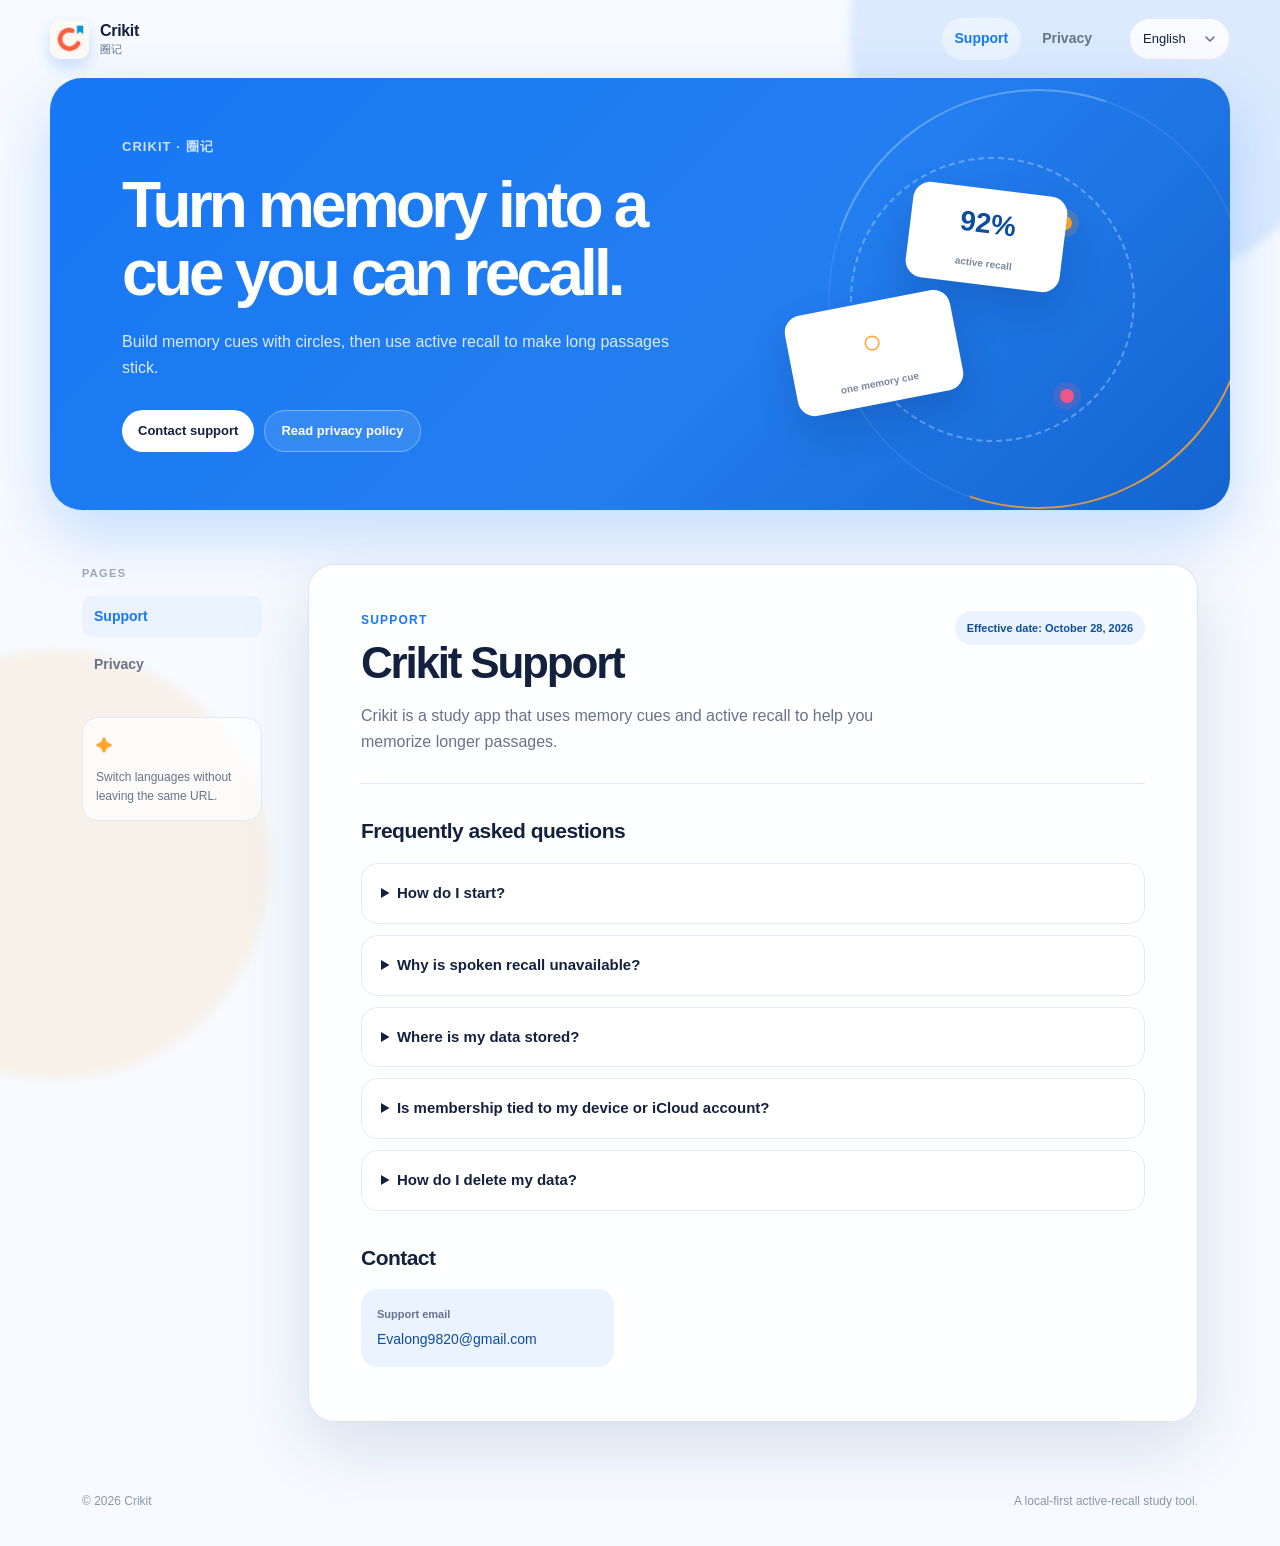
<file: docs/index.html>
<!doctype html>
<html lang="zh-CN">
<head>
  <meta charset="utf-8">
  <meta name="viewport" content="width=device-width, initial-scale=1">
  <meta name="theme-color" content="#1778F5">
  <meta name="description" content="Crikit / 圈记 support and privacy information.">
  <title>Crikit · 圈记</title>
  <link rel="icon" type="image/png" href="assets/logo.png">
  <link rel="stylesheet" href="styles.css">
</head>
<body>
  <div class="page-glow page-glow-one" aria-hidden="true"></div>
  <div class="page-glow page-glow-two" aria-hidden="true"></div>

  <div class="site-shell">
    <header class="topbar">
      <a class="brand" data-page-link="support" href="?page=support">
        <img src="assets/logo.png" alt="Crikit logo">
        <span class="brand-copy">
          <strong>Crikit</strong>
          <small>圈记</small>
        </span>
      </a>

      <nav class="main-nav" aria-label="Primary navigation">
        <a data-nav-page="support" data-page-link="support" href="?page=support">Support</a>
        <a data-nav-page="privacy" data-page-link="privacy" href="?page=privacy">Privacy</a>
      </nav>

      <label class="language-picker">
        <span class="sr-only">Language</span>
        <select id="language-select" aria-label="Language">
          <option value="zh-Hans">简体中文</option>
          <option value="zh-Hant">繁體中文</option>
          <option value="ja">日本語</option>
          <option value="ko">한국어</option>
          <option value="en">English</option>
        </select>
      </label>
    </header>

    <main>
      <section class="hero" aria-labelledby="hero-title">
        <div class="hero-copy">
          <p class="eyebrow" id="hero-eyebrow">Crikit · 圈记</p>
          <h1 id="hero-title">把记忆变成可回想的线索。</h1>
          <p class="hero-description" id="hero-description"></p>
          <div class="hero-actions">
            <a class="button button-primary" data-page-link="support" href="?page=support" id="hero-support-link">联系支持</a>
            <a class="button button-quiet" data-page-link="privacy" href="?page=privacy" id="hero-privacy-link">查看隐私政策</a>
          </div>
        </div>
        <div class="hero-orbit" aria-hidden="true">
          <div class="orbit orbit-large"></div>
          <div class="orbit orbit-small"></div>
          <div class="orbit-dot orbit-dot-one"></div>
          <div class="orbit-dot orbit-dot-two"></div>
          <div class="orbit-dot orbit-dot-three"></div>
          <div class="hero-card hero-card-top">92%<small>active recall</small></div>
          <div class="hero-card hero-card-bottom">○<small>one memory cue</small></div>
        </div>
      </section>

      <div class="content-layout">
        <aside class="section-nav" aria-label="Page sections">
          <p class="section-nav-label" id="section-nav-label">页面</p>
          <a data-nav-page="support" data-page-link="support" href="?page=support" id="support-nav-link">支持</a>
          <a data-nav-page="privacy" data-page-link="privacy" href="?page=privacy" id="privacy-nav-link">隐私政策</a>
          <div class="local-note">
            <span class="local-note-icon">✦</span>
            <p id="local-note-text">本页内容按语言切换，链接保持不变。</p>
          </div>
        </aside>

        <article class="content-card" id="content" aria-live="polite"></article>
      </div>
    </main>

    <footer class="footer">
      <span>© <span id="footer-year">2026</span> Crikit</span>
      <span id="footer-note">Local-first active recall study.</span>
    </footer>
  </div>

  <noscript>
    <div class="noscript">Please enable JavaScript to view the localized support and privacy pages.</div>
  </noscript>
  <script src="script.js"></script>
</body>
</html>
</file>
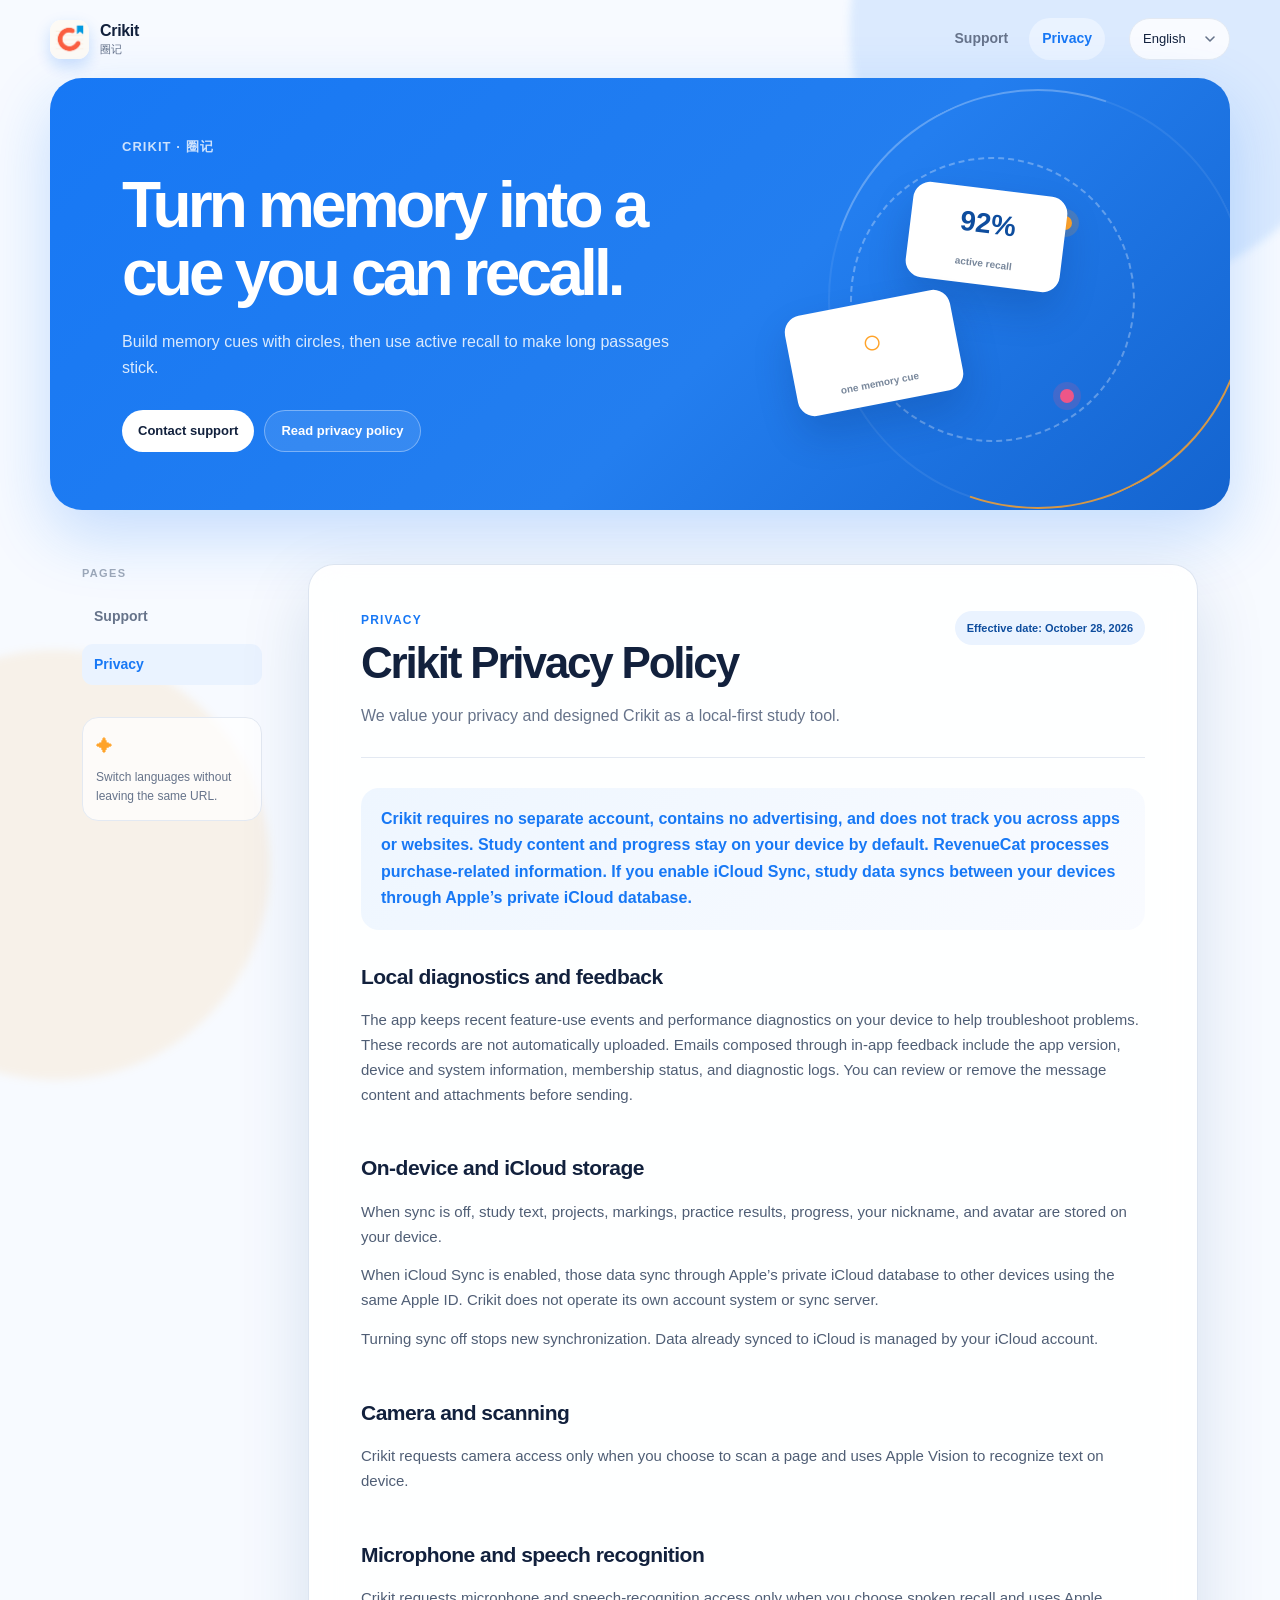
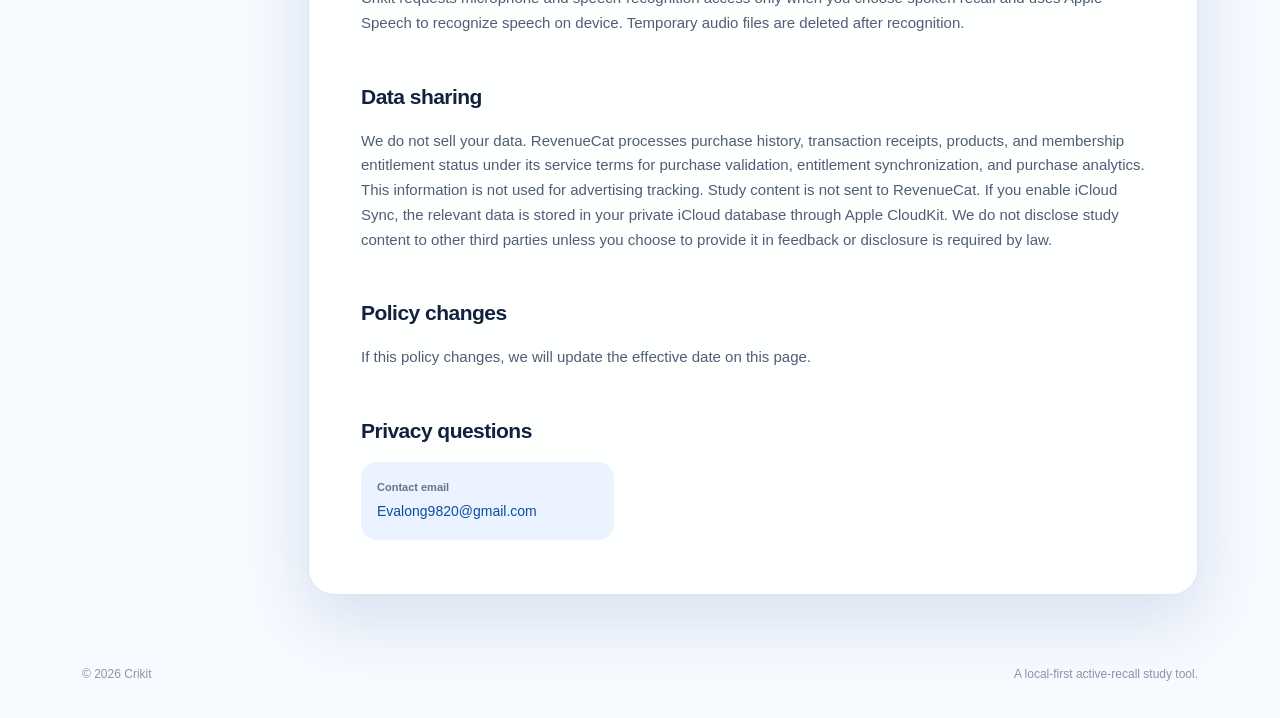
<file: docs/privacy/index.html>
<!doctype html>
<meta charset="utf-8">
<meta name="robots" content="noindex">
<title>Crikit Privacy</title>
<script>
  const params = new URLSearchParams(window.location.search);
  params.set("page", "privacy");
  window.location.replace(`../?${params.toString()}`);
</script>
</file>
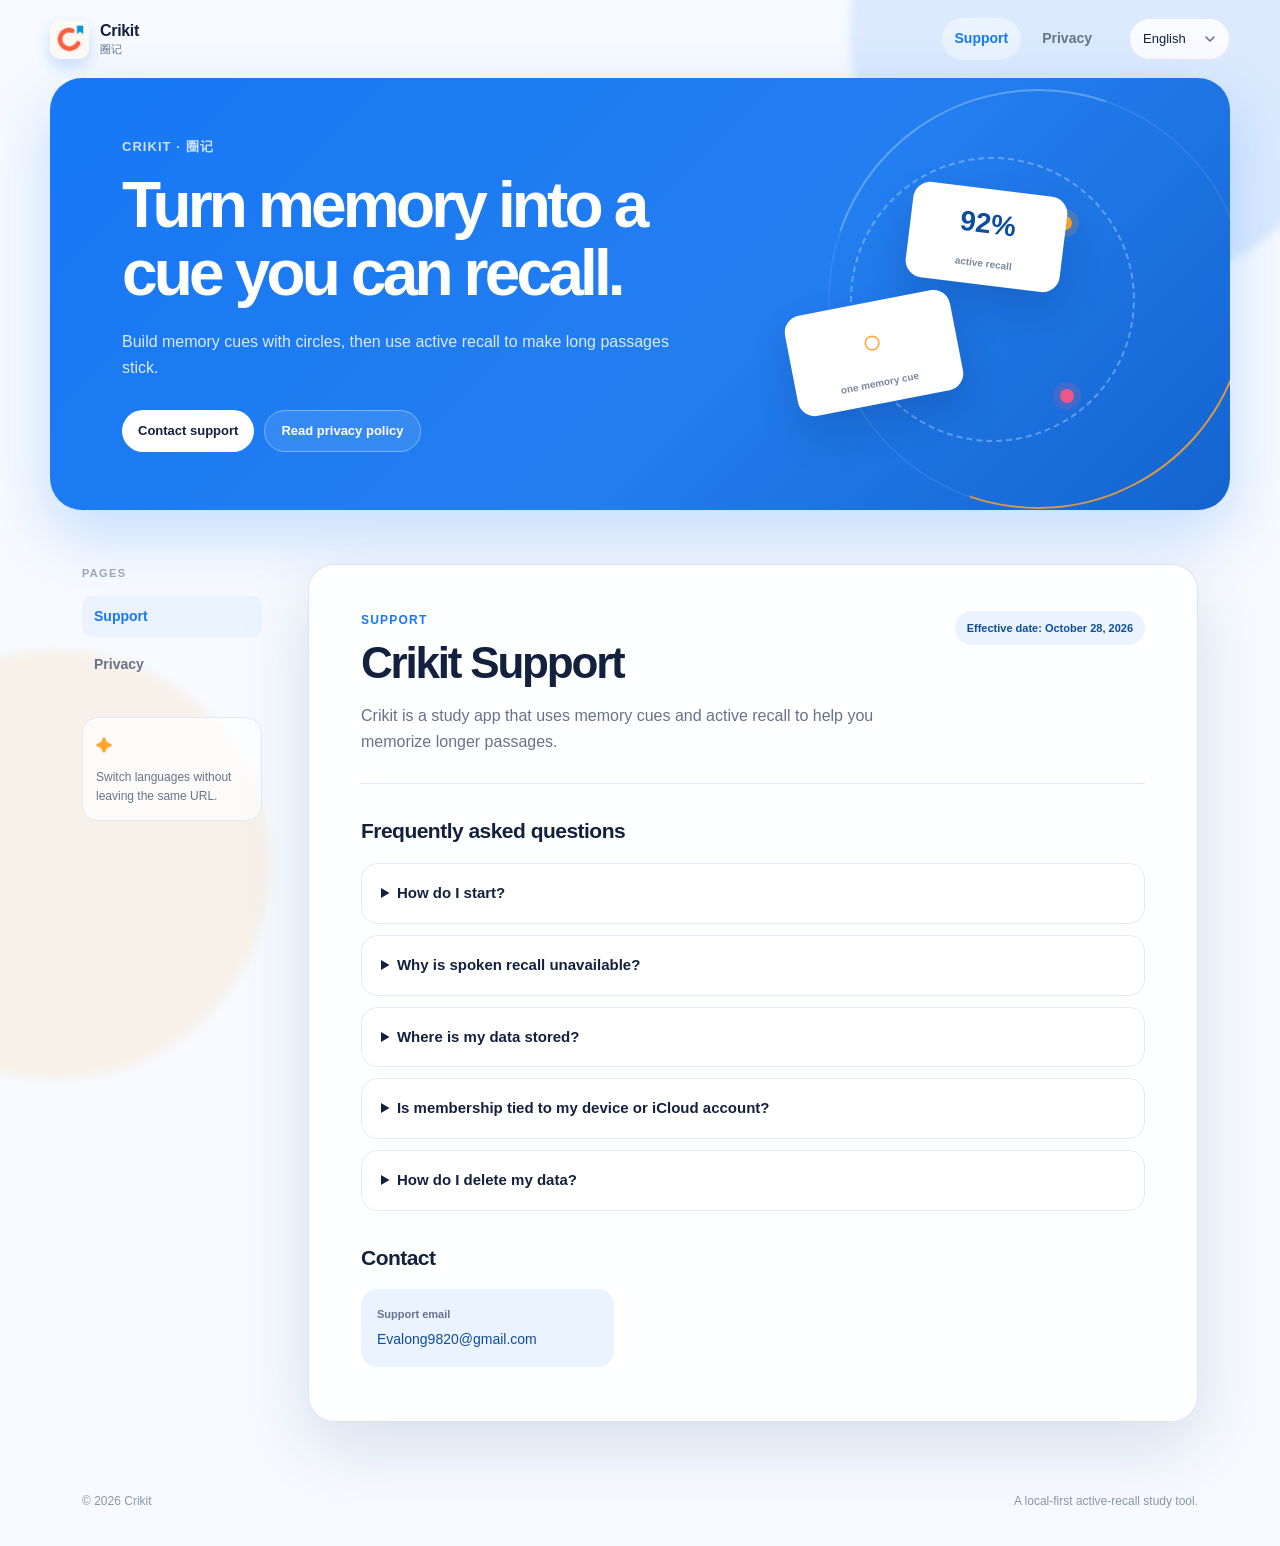
<file: docs/support/index.html>
<!doctype html>
<meta charset="utf-8">
<meta name="robots" content="noindex">
<title>Crikit Support</title>
<script>
  const params = new URLSearchParams(window.location.search);
  params.set("page", "support");
  window.location.replace(`../?${params.toString()}`);
</script>
</file>
<file: docs/styles.css>
:root {
  --blue: #1778f5;
  --blue-deep: #0e4d9e;
  --blue-soft: #eaf3ff;
  --orange: #ffa329;
  --ink: #12213d;
  --muted: #66738a;
  --line: #e3e9f2;
  --surface: rgba(255, 255, 255, 0.88);
  --shadow: 0 24px 70px rgba(13, 61, 133, 0.14);
}

* { box-sizing: border-box; }

html { min-width: 320px; scroll-behavior: smooth; }

body {
  margin: 0;
  color: var(--ink);
  background: #f7faff;
  font-family: -apple-system, BlinkMacSystemFont, "SF Pro Display", "SF Pro Text", "Hiragino Sans GB", "Noto Sans CJK SC", "Segoe UI", sans-serif;
  line-height: 1.65;
  -webkit-font-smoothing: antialiased;
}

a { color: inherit; }

.sr-only {
  position: absolute;
  width: 1px;
  height: 1px;
  padding: 0;
  margin: -1px;
  overflow: hidden;
  clip: rect(0, 0, 0, 0);
  white-space: nowrap;
  border: 0;
}

.page-glow {
  position: fixed;
  z-index: -1;
  pointer-events: none;
  border-radius: 50%;
  filter: blur(4px);
}

.page-glow-one {
  width: 520px;
  height: 520px;
  top: -230px;
  right: -90px;
  background: rgba(23, 120, 245, 0.12);
}

.page-glow-two {
  width: 430px;
  height: 430px;
  bottom: -180px;
  left: -160px;
  background: rgba(255, 163, 41, 0.10);
}

.site-shell { width: min(1180px, calc(100% - 40px)); margin: 0 auto; }

.topbar {
  display: flex;
  align-items: center;
  justify-content: space-between;
  min-height: 78px;
  gap: 24px;
}

.brand {
  display: inline-flex;
  align-items: center;
  gap: 11px;
  text-decoration: none;
  flex-shrink: 0;
}

.brand img { width: 39px; height: 39px; border-radius: 11px; box-shadow: 0 7px 16px rgba(23, 120, 245, 0.22); }
.brand-copy { display: grid; line-height: 1.05; }
.brand-copy strong { font-size: 16px; letter-spacing: -0.02em; }
.brand-copy small { margin-top: 4px; color: var(--muted); font-size: 11px; }

.main-nav { display: flex; gap: 8px; margin-left: auto; }
.main-nav a, .section-nav a {
  color: var(--muted);
  text-decoration: none;
  font-size: 14px;
  font-weight: 700;
  transition: color 160ms ease, background 160ms ease;
}

.main-nav a { padding: 9px 13px; border-radius: 999px; }
.main-nav a:hover, .main-nav a.active { color: var(--blue); background: var(--blue-soft); }

.language-picker select {
  appearance: none;
  border: 1px solid var(--line);
  border-radius: 999px;
  background: rgba(255, 255, 255, 0.82) url("data:image/svg+xml,%3Csvg xmlns='http://www.w3.org/2000/svg' width='12' height='12' viewBox='0 0 12 12'%3E%3Cpath d='m2 4 4 4 4-4' fill='none' stroke='%2366738a' stroke-width='1.6' stroke-linecap='round' stroke-linejoin='round'/%3E%3C/svg%3E") no-repeat right 13px center;
  color: var(--ink);
  padding: 9px 34px 9px 13px;
  font: inherit;
  font-size: 13px;
  cursor: pointer;
  outline: none;
}

.language-picker select:focus { border-color: var(--blue); box-shadow: 0 0 0 4px rgba(23, 120, 245, 0.12); }

.hero {
  position: relative;
  min-height: 360px;
  display: grid;
  grid-template-columns: minmax(0, 1.1fr) minmax(290px, 0.9fr);
  align-items: center;
  gap: 40px;
  overflow: hidden;
  border-radius: 32px;
  padding: 58px 72px;
  color: white;
  background: linear-gradient(135deg, #1778f5 0%, #237eef 58%, #1464cf 100%);
  box-shadow: 0 24px 65px rgba(23, 120, 245, 0.23);
}

.hero-copy { position: relative; z-index: 2; max-width: 640px; }
.eyebrow { margin: 0 0 15px; color: rgba(255,255,255,.78); font-size: 13px; font-weight: 800; letter-spacing: .08em; text-transform: uppercase; }
.hero h1 { max-width: 650px; margin: 0; font-size: clamp(36px, 5vw, 68px); line-height: 1.05; letter-spacing: -0.06em; }
.hero-description { max-width: 580px; margin: 22px 0 0; color: rgba(255,255,255,.84); font-size: 16px; }
.hero-actions { display: flex; flex-wrap: wrap; gap: 10px; margin-top: 28px; }
.button { display: inline-flex; align-items: center; justify-content: center; min-height: 42px; padding: 9px 16px; border-radius: 999px; font-size: 13px; font-weight: 800; text-decoration: none; transition: transform 160ms ease, background 160ms ease; }
.button:hover { transform: translateY(-2px); }
.button-primary { color: var(--ink); background: white; }
.button-primary:hover { background: #fff7e9; }
.button-quiet { color: white; border: 1px solid rgba(255,255,255,.35); background: rgba(255,255,255,.10); }
.button-quiet:hover { background: rgba(255,255,255,.18); }

.hero-orbit { position: relative; min-height: 245px; }
.orbit { position: absolute; border: 2px solid rgba(255,255,255,.28); border-radius: 50%; transform: rotate(-26deg); }
.orbit-large { width: 420px; height: 420px; top: -82px; right: -90px; border-color: rgba(255,255,255,.28) rgba(255,255,255,.08) rgba(255,163,41,.82) rgba(255,255,255,.08); }
.orbit-small { width: 285px; height: 285px; top: -14px; right: 23px; border-style: dashed; border-color: rgba(255,255,255,.30); }
.orbit-dot { position: absolute; width: 14px; height: 14px; border-radius: 50%; background: var(--orange); box-shadow: 0 0 0 7px rgba(255,163,41,.18); }
.orbit-dot-one { top: 45px; right: 86px; }
.orbit-dot-two { top: 210px; right: 314px; background: #58c6b4; box-shadow: 0 0 0 7px rgba(88,198,180,.18); }
.orbit-dot-three { bottom: 13px; right: 84px; background: #ed5688; box-shadow: 0 0 0 7px rgba(237,86,136,.18); }
.hero-card { position: absolute; display: grid; place-items: center; color: var(--blue-deep); background: white; border-radius: 17px; box-shadow: 0 20px 38px rgba(0, 31, 88, .18); font-weight: 900; }
.hero-card small { display: block; margin-top: -17px; color: #78879b; font-size: 10px; font-weight: 700; }
.hero-card-top { width: 155px; height: 96px; top: 18px; right: 94px; transform: rotate(7deg); font-size: 28px; }
.hero-card-bottom { width: 168px; height: 102px; right: 200px; bottom: 12px; transform: rotate(-11deg); color: var(--orange); font-size: 34px; }

.content-layout { display: grid; grid-template-columns: 180px minmax(0, 1fr); gap: 46px; padding: 54px 32px 70px; }
.section-nav { position: sticky; top: 26px; align-self: start; display: grid; gap: 7px; }
.section-nav-label { margin: 0 0 7px; color: #9aa6b8; font-size: 11px; font-weight: 900; letter-spacing: .12em; text-transform: uppercase; }
.section-nav a { padding: 9px 12px; border-radius: 11px; }
.section-nav a:hover, .section-nav a.active { color: var(--blue); background: var(--blue-soft); }
.local-note { margin-top: 25px; padding: 15px 13px; border: 1px solid var(--line); border-radius: 16px; background: rgba(255,255,255,.70); }
.local-note-icon { color: var(--orange); font-size: 17px; }
.local-note p { margin: 7px 0 0; color: var(--muted); font-size: 12px; line-height: 1.55; }

.content-card { min-width: 0; padding: 46px 52px 54px; border: 1px solid rgba(218, 226, 239, .92); border-radius: 26px; background: var(--surface); box-shadow: var(--shadow); backdrop-filter: blur(18px); }
.content-header { display: flex; justify-content: space-between; gap: 24px; padding-bottom: 28px; border-bottom: 1px solid var(--line); }
.content-kicker { margin: 0 0 8px; color: var(--blue); font-size: 12px; font-weight: 900; letter-spacing: .10em; text-transform: uppercase; }
.content-card h2 { margin: 0; color: var(--ink); font-size: clamp(28px, 4vw, 44px); line-height: 1.12; letter-spacing: -0.05em; }
.content-intro { max-width: 620px; margin: 15px 0 0; color: var(--muted); font-size: 16px; }
.effective-date { flex-shrink: 0; align-self: start; padding: 8px 12px; color: var(--blue-deep); border-radius: 999px; background: var(--blue-soft); font-size: 11px; font-weight: 800; }
.content-section { padding-top: 30px; }
.content-section h3 { margin: 0 0 14px; color: var(--ink); font-size: 21px; letter-spacing: -0.025em; }
.content-section p { margin: 0 0 14px; color: #4f5e75; font-size: 15px; }
.content-section ul { display: grid; gap: 10px; margin: 0; padding: 0; list-style: none; }
.content-section li { position: relative; padding-left: 22px; color: #4f5e75; font-size: 15px; }
.content-section li::before { content: ""; position: absolute; top: .73em; left: 0; width: 8px; height: 8px; border-radius: 50%; background: var(--orange); box-shadow: 0 0 0 4px rgba(255,163,41,.14); }
.faq-list { display: grid; gap: 11px; }
.faq-item { padding: 17px 19px; border: 1px solid var(--line); border-radius: 16px; background: rgba(255,255,255,.62); }
.faq-item summary { cursor: pointer; color: var(--ink); font-size: 15px; font-weight: 800; }
.faq-item p { margin: 11px 0 0; font-size: 14px; }
.contact-grid { display: grid; grid-template-columns: repeat(3, 1fr); gap: 12px; }
.contact-card { min-width: 0; padding: 16px; border-radius: 16px; background: var(--blue-soft); }
.contact-card span { display: block; color: var(--muted); font-size: 11px; font-weight: 800; }
.contact-card strong, .contact-card a { display: block; margin-top: 4px; overflow-wrap: anywhere; color: var(--blue-deep); font-size: 14px; text-decoration: none; }
.setup-note { margin-top: 17px; padding: 13px 15px; border-left: 3px solid var(--orange); border-radius: 0 12px 12px 0; color: #76531f; background: #fff6e6; font-size: 13px; }
.privacy-callout { padding: 18px 20px; border-radius: 18px; color: var(--blue-deep); background: linear-gradient(135deg, #eef6ff, #f9fbff); }
.privacy-callout strong { color: var(--blue); }

.footer { display: flex; justify-content: space-between; gap: 20px; padding: 0 32px 34px; color: #8a96a8; font-size: 12px; }
.noscript { margin: 20px auto; max-width: 680px; padding: 20px; border-radius: 14px; background: #fff6e6; }

@media (max-width: 820px) {
  .site-shell { width: min(100% - 28px, 680px); }
  .topbar { min-height: 70px; flex-wrap: wrap; padding: 9px 0; }
  .main-nav { order: 3; width: 100%; margin: 0; }
  .main-nav a { flex: 1; text-align: center; }
  .hero { grid-template-columns: 1fr; min-height: 520px; padding: 42px 28px 28px; }
  .hero-orbit { min-height: 180px; margin-top: -10px; }
  .hero-card-top { right: 22%; }
  .hero-card-bottom { right: 45%; bottom: 0; }
  .content-layout { grid-template-columns: 1fr; gap: 22px; padding: 30px 0 48px; }
  .section-nav { position: static; display: flex; flex-wrap: wrap; align-items: center; }
  .section-nav-label { width: 100%; }
  .local-note { display: none; }
  .content-card { padding: 30px 24px 35px; }
  .content-header { display: block; }
  .effective-date { display: inline-block; margin-top: 18px; }
  .contact-grid { grid-template-columns: 1fr; }
  .footer { padding: 0 0 25px; }
}

@media (max-width: 480px) {
  .hero h1 { font-size: 38px; }
  .hero-description { font-size: 14px; }
  .hero-card-top { right: 6%; }
  .hero-card-bottom { right: 39%; }
  .content-card h2 { font-size: 31px; }
  .footer { display: grid; gap: 4px; }
}
</file>
